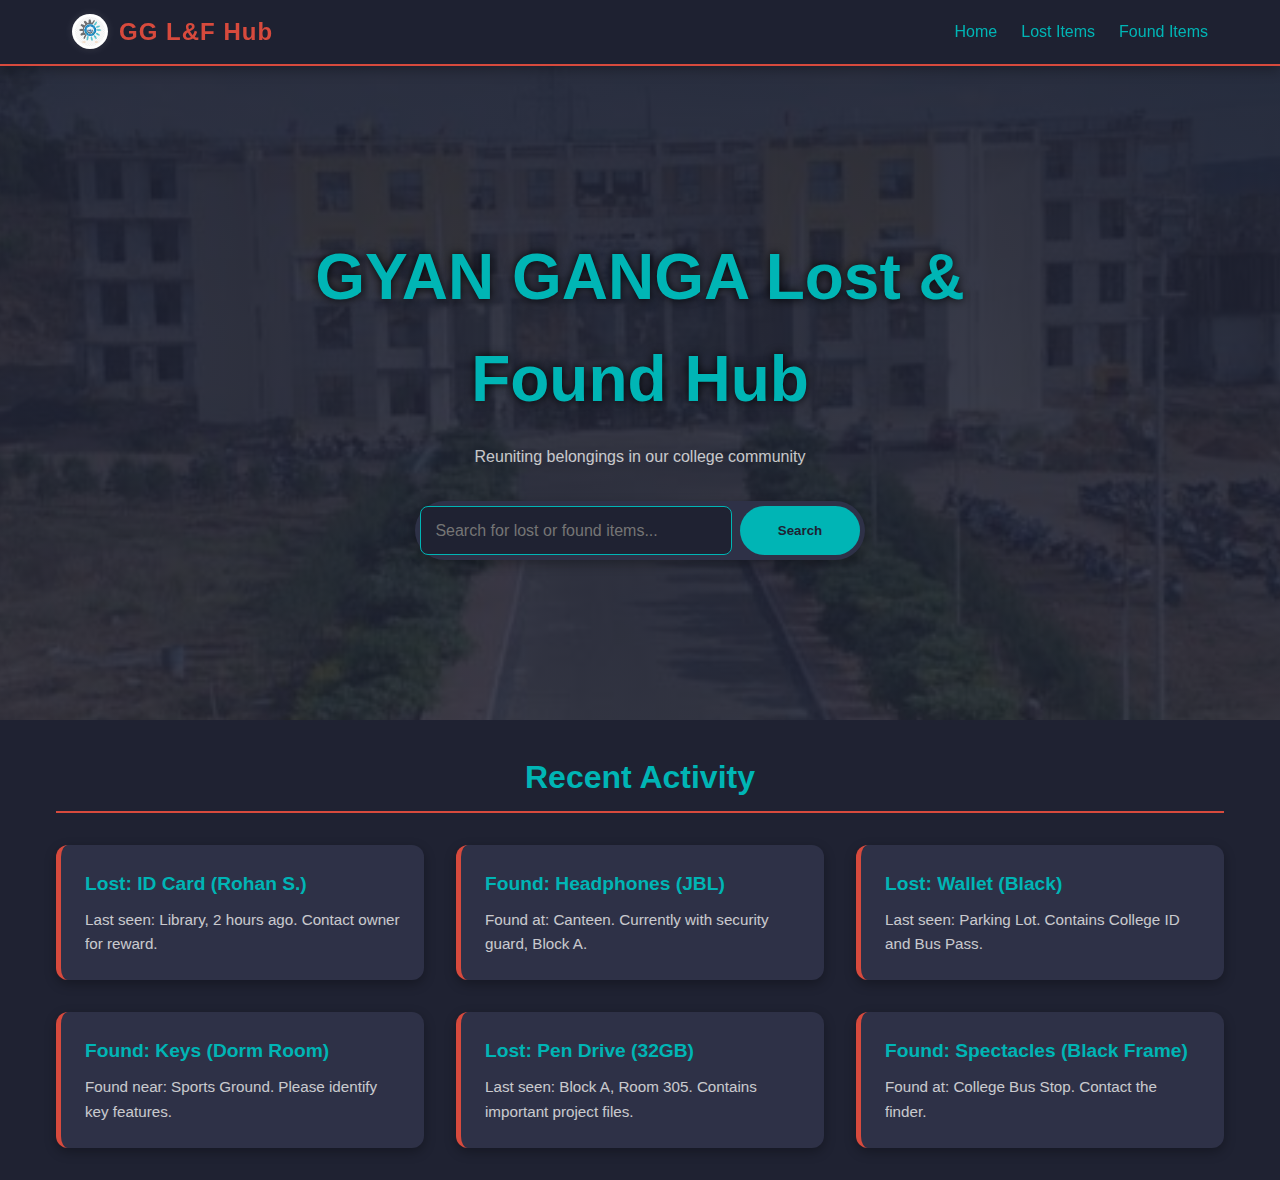
<file: index.html>
<!DOCTYPE html>
<html lang="en">
<head>
<meta charset="UTF-8">
<meta name="viewport" content="width=device-width, initial-scale=1.0">
<title>GYAN GANGA Lost & Found Hub</title>

<style>
/* ---------------------------------------------------- */
/* 1. Base Styles & Utilities (Mobile-First Approach) */
/* ---------------------------------------------------- */


* {
margin: 0;
padding: 0;
box-sizing: border-box;
}


:root {
/* Color Palette: Derived from your logo and professional aesthetic */
--clr-bg-dark: #1F2232; /* Deep Navy Blue for primary background */
--clr-accent-cyan: #00B5B5; /* Bright Cyan/Teal for highlights & primary actions */
--clr-accent-red: #D74A3D; /* Warm Red/Orange for CTA & important elements */
--clr-text-light: #F0F0F0; /* Off-white for general text */
--clr-dark-contrast: #2E3147; /* Slightly lighter dark for cards/forms, provides depth */

/* Shadows for modern UI feel */
--shadow-light: 0 4px 12px rgba(0, 0, 0, 0.3);
--shadow-accent: 0 4px 15px rgba(0, 181, 181, 0.4);

/* Transitions for smooth interactions */
--transition-fast: all 0.2s ease-in-out;
--transition-medium: all 0.3s ease-in-out;
}


body {
font-family: 'Segoe UI', Tahoma, Geneva, Verdana, sans-serif;
background-color: var(--clr-bg-dark);
color: var(--clr-text-light);
line-height: 1.6;
min-height: 100vh; /* Ensures body takes full viewport height */
overflow-x: hidden; /* Prevents horizontal scroll on small screens */
-webkit-font-smoothing: antialiased; /* Better font rendering */
-moz-osx-font-smoothing: grayscale; /* Better font rendering */
}


a {
text-decoration: none;
color: var(--clr-accent-cyan);
transition: var(--transition-medium);
}


a:hover {
color: var(--clr-text-light);
opacity: 0.9;
}


button, input[type="submit"] {
cursor: pointer;
border: none;
transition: var(--transition-medium);
}


/* Form inputs consistency */
input:not([type="checkbox"]):not([type="radio"]):not([type="file"]),
select,
textarea {
width: 100%;
padding: 0.9rem;
border: 1px solid var(--clr-accent-cyan);
background: var(--clr-bg-dark);
color: var(--clr-text-light);
border-radius: 8px;
font-size: 1rem;
transition: var(--transition-medium);
}


input:focus,
select:focus,
textarea:focus {
border-color: var(--clr-accent-red);
box-shadow: 0 0 10px rgba(0, 181, 181, 0.5);
outline: none;
}


/* Style for file input, which is harder to style directly */
input[type="file"] {
padding: 10px 0;
color: var(--clr-text-light);
background: transparent;
border: none;
border-radius: 0;
}


/* ---------------------------------------------------- */
/* 2. Header and Navigation (Responsive & Sticky) */
/* ---------------------------------------------------- */


.header {
background: rgba(31, 34, 50, 0.95); /* Semi-transparent dark blue */
backdrop-filter: blur(5px); /* Modern frosted glass effect */
border-bottom: 2px solid var(--clr-accent-red);
position: sticky;
top: 0;
z-index: 100; /* Ensures header stays on top */
box-shadow: var(--shadow-light);
}


.nav {
display: flex;
flex-direction: column; /* Mobile default: Stacked vertically */
align-items: center;
padding: 0.8rem 1rem;
gap: 0.8rem;
max-width: 1200px; /* Constrain width on larger screens */
margin: 0 auto;
}


.nav-brand {
display: flex;
align-items: center;
gap: 0.7rem;
}


.college-logo {
height: 35px; /* Fixed height for consistency */
width: auto;
background-color: #FFFFFF; /* White background for logo clarity */
padding: 3px;
border-radius: 50%; /* Circular shape */
box-shadow: 0 0 10px rgba(255, 255, 255, 0.1); /* Subtle glow */
}


.nav-brand h2 {
color: var(--clr-accent-red);
font-size: 1.5rem;
font-weight: 900;
letter-spacing: 1px;
}


.nav-links {
display: none; /* Hidden on mobile by default */
list-style: none;
gap: 1.5rem;
}


.nav-links li a {
font-weight: 500;
padding: 0.5rem 0; /* clickable area */
}

/* --- Base CTA Button Style --- */
.cta-button {
color: var(--clr-text-light);
padding: 0.6rem 1.4rem;
border-radius: 25px;
font-weight: bold;
font-size: 0.9rem;
text-transform: uppercase;
transition: var(--transition-medium);
flex-grow: 1; /* Both buttons grow equally on mobile */
text-align: center;
}

/* --- NEW CTA GROUP STYLES (for Mobile) --- */
.cta-group {
display: flex; /* Show both buttons on mobile */
gap: 10px;
width: 100%; /* Take full width on mobile */
max-width: 400px;
justify-content: center;
margin-top: 10px;
}

/* Lost button color scheme */
.lost-btn {
background-color: var(--clr-accent-red);
box-shadow: 0 0 10px rgba(215, 74, 61, 0.6);
}

.lost-btn:hover {
background-color: #A33A30;
transform: translateY(-2px); /* Slight lift effect */
box-shadow: 0 5px 15px rgba(215, 74, 61, 0.8);
}

/* Found button color scheme (New) */
.found-btn {
background-color: var(--clr-accent-cyan); /* Cyan for Found to distinguish */
color: var(--clr-bg-dark); /* Dark text on bright button */
box-shadow: 0 0 10px rgba(0, 181, 181, 0.6);
}
.found-btn:hover {
background-color: #008888;
transform: translateY(-2px);
box-shadow: 0 5px 15px rgba(0, 181, 181, 0.8);
}


/* ---------------------------------------------------- */
/* 3. Hero Section (Dynamic Background & Search) */
/* ---------------------------------------------------- */


.hero {
/* Campus image: 1000265677.jpg */
background:
linear-gradient(rgba(31, 34, 50, 0.92), rgba(31, 34, 50, 0.85)), /* Strong dark overlay */
url('1000265677.jpg') center center / cover no-repeat fixed; /* Parallax effect */

text-align: center;
padding: 6rem 1rem;
min-height: 400px;
display: flex;
align-items: center;
justify-content: center;
position: relative; /* For z-index stacking if needed */
}


.hero-content {
max-width: 800px;
width: 100%;
position: relative;
z-index: 2; /* Ensures content is above background overlay */
}


.hero-content h1 {
font-size: 2.2rem;
margin-bottom: 0.8rem;
color: var(--clr-accent-cyan);
text-shadow: 0 0 10px rgba(0, 0, 0, 0.9); /* Strong text shadow for legibility */
font-weight: 700;
}


.hero-content p {
font-size: 1rem;
margin-bottom: 2rem;
opacity: 0.8;
color: var(--clr-text-light);
}


.search-bar {
display: flex;
flex-direction: column; /* Stacked on mobile */
max-width: 450px;
margin: 0 auto;
gap: 0.5rem;
background: var(--clr-dark-contrast); /* Slightly lighter background for search bar */
padding: 10px;
border-radius: 30px;
box-shadow: var(--shadow-light);
}


.search-input {
padding: 0.8rem 1.2rem;
border: 1px solid var(--clr-accent-cyan);
background: var(--clr-bg-dark);
color: var(--clr-text-light);
border-radius: 25px;
font-size: 1rem;
}


.search-button {
padding: 0.8rem 1.5rem;
background-color: var(--clr-accent-cyan);
color: var(--clr-bg-dark); /* Dark text on cyan button */
font-weight: 700;
border-radius: 25px;
}


.search-button:hover {
background-color: #008888;
}


/* ---------------------------------------------------- */
/* 4. Activity Cards & Forms (Structured Layout) */
/* ---------------------------------------------------- */


.activity-section {
max-width: 1200px;
margin: 2rem auto;
padding: 0 1rem;
}


.activity-section h2 {
text-align: center;
margin-bottom: 2rem;
font-size: 2rem;
color: var(--clr-accent-cyan);
border-bottom: 2px solid var(--clr-accent-red);
display: inline-block; /* For the border to wrap content */
padding-bottom: 0.5rem;
width: auto;
margin: 0 auto 2rem;
display: block;
}


.cards-grid {
display: grid;
grid-template-columns: 1fr; /* Single column on mobile */
gap: 1.5rem;
}


.card {
background: var(--clr-dark-contrast);
padding: 1.5rem;
border-radius: 12px;
border-left: 5px solid var(--clr-accent-red); /* Accent border for visual interest */
box-shadow: var(--shadow-light);
transition: var(--transition-medium);
}


.card:hover {
transform: translateY(-5px); /* Lift effect on hover */
box-shadow: var(--shadow-accent);
}


.card h3 {
color: var(--clr-accent-cyan);
margin-bottom: 0.5rem;
font-size: 1.2rem;
}


.card p {
font-size: 0.95rem;
opacity: 0.8;
}


/* Form Specific Styles */
.form-page {
padding: 2rem 1rem;
display: flex;
justify-content: center;
min-height: 80vh; /* Ensures form content is well spaced */
}


.form-section {
max-width: 550px;
width: 100%;
padding: 2rem;
background: var(--clr-dark-contrast);
border-radius: 15px;
border: 1px solid var(--clr-accent-red);
box-shadow: var(--shadow-light);
}


.form-section h1 {
text-align: center;
font-size: 2.2rem;
margin-bottom: 1.5rem;
color: var(--clr-accent-red);
}


.report-form {
display: flex;
flex-direction: column;
gap: 1.2rem;
}


.form-group label {
display: block;
margin-bottom: 0.4rem;
font-weight: bold;
color: var(--clr-accent-cyan);
}


.submit-button {
padding: 1rem;
background-color: var(--clr-accent-red);
color: var(--clr-text-light);
font-size: 1.1rem;
font-weight: bold;
border-radius: 8px;
margin-top: 1rem;
}


.submit-button:hover {
background-color: #A33A30;
transform: translateY(-1px);
}


/* ---------------------------------------------------- */
/* 5. Media Queries (Fully Responsive Layout) */
/* ---------------------------------------------------- */


/* Tablet and larger phones (600px and up) */
@media (min-width: 600px) {
.nav {
flex-direction: row;
justify-content: space-between;
padding: 0.8rem 2rem;
}
.nav-links {
display: flex; /* Show links on tablet/desktop */
}
.hero {
padding: 8rem 2rem;
min-height: 500px;
}
.hero-content h1 {
font-size: 3rem;
}
.search-bar {
flex-direction: row; /* Search bar horizontal */
padding: 5px;
}
.search-input {
flex-grow: 1; /* Input takes available space */
}
.search-button {
width: 120px; /* Fixed width for button */
flex-shrink: 0; /* Prevents button from shrinking */
}
.cards-grid {
grid-template-columns: repeat(2, 1fr); /* Two columns on tablet */
}

/* Hide the button group on larger screens, as navigation links already cover it */
.cta-group {
display: none;
}
}


/* PC/Desktop (1024px and up) */
@media (min-width: 1024px) {
.hero {
padding: 10rem 2rem;
min-height: 600px;
}
.hero-content h1 {
font-size: 4rem;
}
.cards-grid {
grid-template-columns: repeat(3, 1fr); /* Three columns on desktop */
gap: 2rem;
}
}
</style>
</head>
<body>
<header class="header">
<nav class="nav">
<div class="nav-brand">
<img src="1000265679.jpg" alt="Gyan Ganga Logo" class="college-logo">
<h2>GG L&F Hub</h2>
</div>
<ul class="nav-links">
<li><a href="index.html">Home</a></li>
<li><a href="lost.html">Lost Items</a></li>
<li><a href="found.html">Found Items</a></li>
</ul>
<div class="cta-group">
<a href="lost.html" class="cta-button lost-btn">Report Lost</a>
<a href="found.html" class="cta-button found-btn">Report Found</a>
</div>
</nav>
</header>


<main>
<section class="hero">
<div class="hero-content">
<h1>GYAN GANGA Lost & Found Hub</h1>
<p>Reuniting belongings in our college community</p>
<div class="search-bar">
<input type="text" class="search-input" placeholder="Search for lost or found items...">
<button type="button" class="search-button">Search</button>
</div>
</div>
</section>


<section class="activity-section">
<h2>Recent Activity</h2>
<div class="cards-grid">
<div class="card">
<h3>Lost: ID Card (Rohan S.)</h3>
<p>Last seen: Library, 2 hours ago. Contact owner for reward.</p>
</div>
<div class="card">
<h3>Found: Headphones (JBL)</h3>
<p>Found at: Canteen. Currently with security guard, Block A.</p>
</div>
<div class="card">
<h3>Lost: Wallet (Black)</h3>
<p>Last seen: Parking Lot. Contains College ID and Bus Pass.</p>
</div>
<div class="card">
<h3>Found: Keys (Dorm Room)</h3>
<p>Found near: Sports Ground. Please identify key features.</p>
</div>
<div class="card">
<h3>Lost: Pen Drive (32GB)</h3>
<p>Last seen: Block A, Room 305. Contains important project files.</p>
</div>
<div class="card">
<h3>Found: Spectacles (Black Frame)</h3>
<p>Found at: College Bus Stop. Contact the finder.</p>
</div>
</div>
</section>
</main>


<script src="script.js?v=1.0.1"></script>
</body>
</html>
</file>
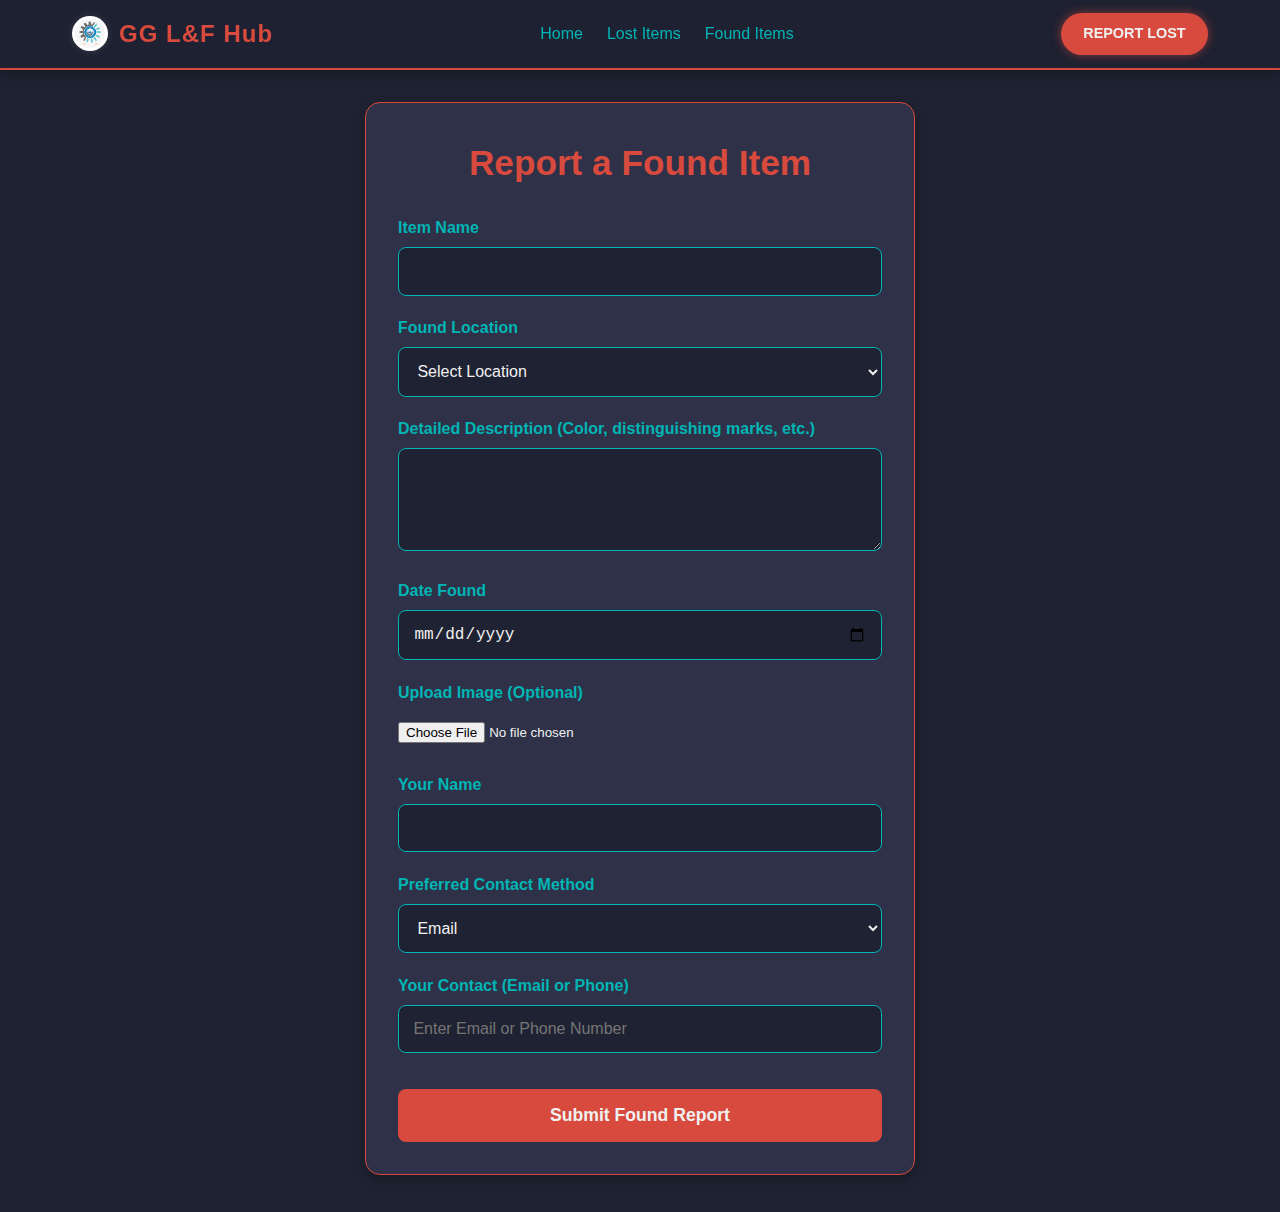
<file: found.html>
<!DOCTYPE html>
<html lang="en">
<head>
<meta charset="UTF-8">
<meta name="viewport" content="width=device-width, initial-scale=1.0">
<title>Report Found Item - GYAN GANGA Lost & Found Hub</title>

<style>
/* ---------------------------------------------------- */
/* 1. Base Styles & Utilities (Mobile-First Approach) */
/* ---------------------------------------------------- */


* {
margin: 0;
padding: 0;
box-sizing: border-box;
}


:root {
/* Color Palette: Derived from your logo and professional aesthetic */
--clr-bg-dark: #1F2232; /* Deep Navy Blue for primary background */
--clr-accent-cyan: #00B5B5; /* Bright Cyan/Teal for highlights & primary actions */
--clr-accent-red: #D74A3D; /* Warm Red/Orange for CTA & important elements */
--clr-text-light: #F0F0F0; /* Off-white for general text */
--clr-dark-contrast: #2E3147; /* Slightly lighter dark for cards/forms, provides depth */

/* Shadows for modern UI feel */
--shadow-light: 0 4px 12px rgba(0, 0, 0, 0.3);
--shadow-accent: 0 4px 15px rgba(0, 181, 181, 0.4);

/* Transitions for smooth interactions */
--transition-fast: all 0.2s ease-in-out;
--transition-medium: all 0.3s ease-in-out;
}


body {
font-family: 'Segoe UI', Tahoma, Geneva, Verdana, sans-serif;
background-color: var(--clr-bg-dark);
color: var(--clr-text-light);
line-height: 1.6;
min-height: 100vh; /* Ensures body takes full viewport height */
overflow-x: hidden; /* Prevents horizontal scroll on small screens */
-webkit-font-smoothing: antialiased; /* Better font rendering */
-moz-osx-font-smoothing: grayscale; /* Better font rendering */
}


a {
text-decoration: none;
color: var(--clr-accent-cyan);
transition: var(--transition-medium);
}


a:hover {
color: var(--clr-text-light);
opacity: 0.9;
}


button, input[type="submit"] {
cursor: pointer;
border: none;
transition: var(--transition-medium);
}


/* Form inputs consistency */
input:not([type="checkbox"]):not([type="radio"]):not([type="file"]),
select,
textarea {
width: 100%;
padding: 0.9rem;
border: 1px solid var(--clr-accent-cyan);
background: var(--clr-bg-dark);
color: var(--clr-text-light);
border-radius: 8px;
font-size: 1rem;
transition: var(--transition-medium);
}


input:focus,
select:focus,
textarea:focus {
border-color: var(--clr-accent-red);
box-shadow: 0 0 10px rgba(0, 181, 181, 0.5);
outline: none;
}


/* Style for file input, which is harder to style directly */
input[type="file"] {
padding: 10px 0;
color: var(--clr-text-light);
background: transparent;
border: none;
border-radius: 0;
}


/* ---------------------------------------------------- */
/* 2. Header and Navigation (Responsive & Sticky) */
/* ---------------------------------------------------- */


.header {
background: rgba(31, 34, 50, 0.95); /* Semi-transparent dark blue */
backdrop-filter: blur(5px); /* Modern frosted glass effect */
border-bottom: 2px solid var(--clr-accent-red);
position: sticky;
top: 0;
z-index: 100; /* Ensures header stays on top */
box-shadow: var(--shadow-light);
}


.nav {
display: flex;
flex-direction: column; /* Mobile default: Stacked vertically */
align-items: center;
padding: 0.8rem 1rem;
gap: 0.8rem;
max-width: 1200px; /* Constrain width on larger screens */
margin: 0 auto;
}


.nav-brand {
display: flex;
align-items: center;
gap: 0.7rem;
}


.college-logo {
height: 35px; /* Fixed height for consistency */
width: auto;
background-color: #FFFFFF; /* White background for logo clarity */
padding: 3px;
border-radius: 50%; /* Circular shape */
box-shadow: 0 0 10px rgba(255, 255, 255, 0.1); /* Subtle glow */
}


.nav-brand h2 {
color: var(--clr-accent-red);
font-size: 1.5rem;
font-weight: 900;
letter-spacing: 1px;
}


.nav-links {
display: none; /* Hidden on mobile by default */
list-style: none;
gap: 1.5rem;
}


.nav-links li a {
font-weight: 500;
padding: 0.5rem 0; /* clickable area */
}


.cta-button {
background-color: var(--clr-accent-red);
color: var(--clr-text-light);
padding: 0.6rem 1.4rem;
border-radius: 25px;
font-weight: bold;
font-size: 0.9rem;
box-shadow: 0 0 10px rgba(215, 74, 61, 0.6);
text-transform: uppercase;
}


.cta-button:hover {
background-color: #A33A30;
transform: translateY(-2px); /* Slight lift effect */
box-shadow: 0 5px 15px rgba(215, 74, 61, 0.8);
}


/* ---------------------------------------------------- */
/* 3. Hero Section (Dynamic Background & Search) */
/* ---------------------------------------------------- */


.hero {
/* Campus image: 1000265677.jpg */
background:
linear-gradient(rgba(31, 34, 50, 0.92), rgba(31, 34, 50, 0.85)), /* Strong dark overlay */
url('1000265677.jpg') center center / cover no-repeat fixed; /* Parallax effect */

text-align: center;
padding: 6rem 1rem;
min-height: 400px;
display: flex;
align-items: center;
justify-content: center;
position: relative; /* For z-index stacking if needed */
}


.hero-content {
max-width: 800px;
width: 100%;
position: relative;
z-index: 2; /* Ensures content is above background overlay */
}


.hero-content h1 {
font-size: 2.2rem;
margin-bottom: 0.8rem;
color: var(--clr-accent-cyan);
text-shadow: 0 0 10px rgba(0, 0, 0, 0.9); /* Strong text shadow for legibility */
font-weight: 700;
}


.hero-content p {
font-size: 1rem;
margin-bottom: 2rem;
opacity: 0.8;
color: var(--clr-text-light);
}


.search-bar {
display: flex;
flex-direction: column; /* Stacked on mobile */
max-width: 450px;
margin: 0 auto;
gap: 0.5rem;
background: var(--clr-dark-contrast); /* Slightly lighter background for search bar */
padding: 10px;
border-radius: 30px;
box-shadow: var(--shadow-light);
}


.search-input {
padding: 0.8rem 1.2rem;
border: 1px solid var(--clr-accent-cyan);
background: var(--clr-bg-dark);
color: var(--clr-text-light);
border-radius: 25px;
font-size: 1rem;
}


.search-button {
padding: 0.8rem 1.5rem;
background-color: var(--clr-accent-cyan);
color: var(--clr-bg-dark); /* Dark text on cyan button */
font-weight: 700;
border-radius: 25px;
}


.search-button:hover {
background-color: #008888;
}


/* ---------------------------------------------------- */
/* 4. Activity Cards & Forms (Structured Layout) */
/* ---------------------------------------------------- */


.activity-section {
max-width: 1200px;
margin: 2rem auto;
padding: 0 1rem;
}


.activity-section h2 {
text-align: center;
margin-bottom: 2rem;
font-size: 2rem;
color: var(--clr-accent-cyan);
border-bottom: 2px solid var(--clr-accent-red);
display: inline-block; /* For the border to wrap content */
padding-bottom: 0.5rem;
width: auto;
margin: 0 auto 2rem;
display: block;
}


.cards-grid {
display: grid;
grid-template-columns: 1fr; /* Single column on mobile */
gap: 1.5rem;
}


.card {
background: var(--clr-dark-contrast);
padding: 1.5rem;
border-radius: 12px;
border-left: 5px solid var(--clr-accent-red); /* Accent border for visual interest */
box-shadow: var(--shadow-light);
transition: var(--transition-medium);
}


.card:hover {
transform: translateY(-5px); /* Lift effect on hover */
box-shadow: var(--shadow-accent);
}


.card h3 {
color: var(--clr-accent-cyan);
margin-bottom: 0.5rem;
font-size: 1.2rem;
}


.card p {
font-size: 0.95rem;
opacity: 0.8;
}


/* Form Specific Styles */
.form-page {
padding: 2rem 1rem;
display: flex;
justify-content: center;
min-height: 80vh; /* Ensures form content is well spaced */
}


.form-section {
max-width: 550px;
width: 100%;
padding: 2rem;
background: var(--clr-dark-contrast);
border-radius: 15px;
border: 1px solid var(--clr-accent-red);
box-shadow: var(--shadow-light);
}


.form-section h1 {
text-align: center;
font-size: 2.2rem;
margin-bottom: 1.5rem;
color: var(--clr-accent-red);
}


.report-form {
display: flex;
flex-direction: column;
gap: 1.2rem;
}


.form-group label {
display: block;
margin-bottom: 0.4rem;
font-weight: bold;
color: var(--clr-accent-cyan);
}


.submit-button {
padding: 1rem;
background-color: var(--clr-accent-red);
color: var(--clr-text-light);
font-size: 1.1rem;
font-weight: bold;
border-radius: 8px;
margin-top: 1rem;
}


.submit-button:hover {
background-color: #A33A30;
transform: translateY(-1px);
}


/* ---------------------------------------------------- */
/* 5. Media Queries (Fully Responsive Layout) */
/* ---------------------------------------------------- */


/* Tablet and larger phones (600px and up) */
@media (min-width: 600px) {
.nav {
flex-direction: row;
justify-content: space-between;
padding: 0.8rem 2rem;
}
.nav-links {
display: flex; /* Show links on tablet/desktop */
}
.hero {
padding: 8rem 2rem;
min-height: 500px;
}
.hero-content h1 {
font-size: 3rem;
}
.search-bar {
flex-direction: row; /* Search bar horizontal */
padding: 5px;
}
.search-input {
flex-grow: 1; /* Input takes available space */
}
.search-button {
width: 120px; /* Fixed width for button */
flex-shrink: 0; /* Prevents button from shrinking */
}
.cards-grid {
grid-template-columns: repeat(2, 1fr); /* Two columns on tablet */
}
}


/* PC/Desktop (1024px and up) */
@media (min-width: 1024px) {
.hero {
padding: 10rem 2rem;
min-height: 600px;
}
.hero-content h1 {
font-size: 4rem;
}
.cards-grid {
grid-template-columns: repeat(3, 1fr); /* Three columns on desktop */
gap: 2rem;
}
}
</style>
</head>
<body>
<header class="header">
<nav class="nav">
<div class="nav-brand">
<img src="1000265679.jpg" alt="Gyan Ganga Logo" class="college-logo">
<h2>GG L&F Hub</h2>
</div>
<ul class="nav-links">
<li><a href="index.html">Home</a></li>
<li><a href="lost.html">Lost Items</a></li>
<li><a href="found.html">Found Items</a></li>
</ul>
<a href="lost.html" class="cta-button">Report Lost</a>
</nav>
</header>


<main class="form-page">
<section class="form-section">
<h1>Report a Found Item</h1>
<form action="https://formsubmit.co/kaleemarif7610@gmail.com" method="POST" class="report-form" enctype="multipart/form-data">

<div class="form-group">
<label for="item-name-found">Item Name</label>
<input type="text" id="item-name-found" name="Found Item Name" required>
</div>
<div class="form-group">
<label for="found-location">Found Location</label>
<select id="found-location" name="Found Location" required>
<option value="">Select Location</option>
<option value="Library">Library</option>
<option value="Canteen">Canteen</option>
<option value="Block A">Block A (Academic)</option>
<option value="Sports Ground">Sports Ground</option>
<option value="Parking">Parking Lot</option>
<option value="Other">Other</option>
</select>
</div>
<div class="form-group">
<label for="description-found">Detailed Description (Color, distinguishing marks, etc.)</label>
<textarea id="description-found" name="Description" rows="4" required></textarea>
</div>
<div class="form-group">
<label for="date-found">Date Found</label>
<input type="date" id="date-found" name="Date Found" required>
</div>


<div class="form-group">
<label for="item-photo-found">Upload Image (Optional)</label>
<input type="file" id="item-photo-found" name="Found Item Photo" accept="image/*">
</div>


<div class="form-group">
<label for="finder-name">Your Name</label>
<input type="text" id="finder-name" name="Finder's Name" required>
</div>


<div class="form-group contact-method">
<label for="contact-type-found">Preferred Contact Method</label>
<select id="contact-type-found" name="Contact Type" required>
<option value="Email">Email</option>
<option value="Phone">Phone Number</option>
</select>
</div>

<div class="form-group contact-field">
<label for="finder-contact">Your Contact (Email or Phone)</label>
<input type="text" id="finder-contact" name="Finder Contact Detail" required placeholder="Enter Email or Phone Number">
</div>

<button type="submit" class="submit-button">Submit Found Report</button>

</form>
</section>
</main>


<script src="script.js?v=1.0.1"></script>
</body>
</html>
</file>
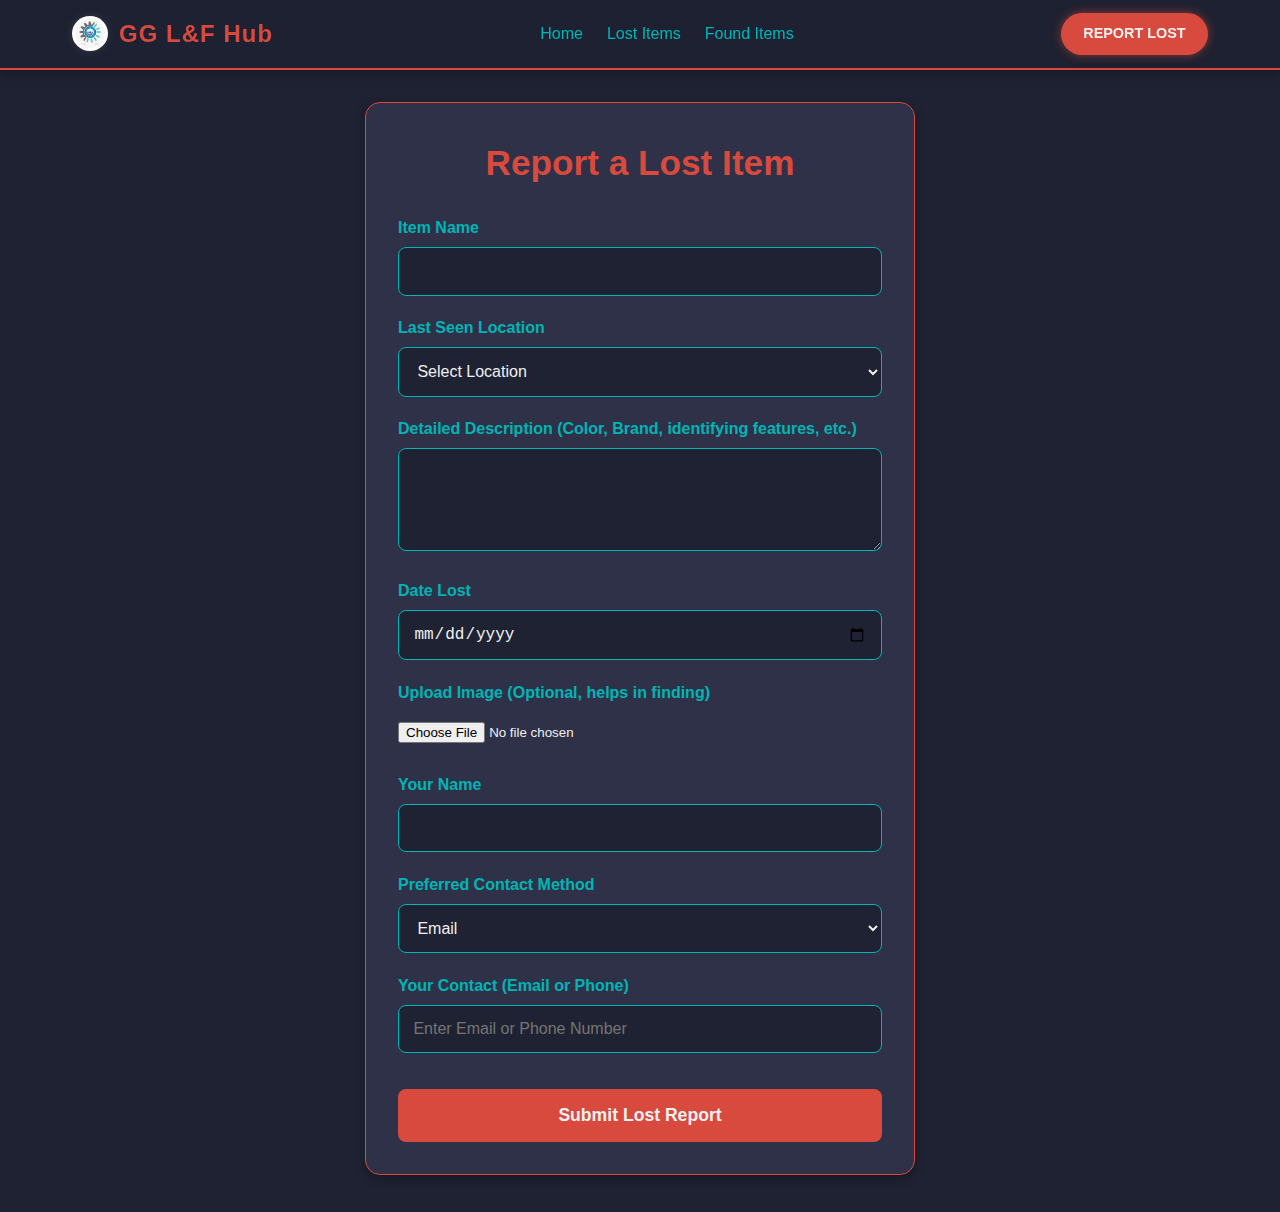
<file: lost.html>
<!DOCTYPE html>
<html lang="en">
<head>
<meta charset="UTF-8">
<meta name="viewport" content="width=device-width, initial-scale=1.0">
<title>Report Lost Item - GYAN GANGA Lost & Found Hub</title>

<style>
/* ---------------------------------------------------- */
/* 1. Base Styles & Utilities (Mobile-First Approach) */
/* ---------------------------------------------------- */


* {
margin: 0;
padding: 0;
box-sizing: border-box;
}


:root {
/* Color Palette: Derived from your logo and professional aesthetic */
--clr-bg-dark: #1F2232; /* Deep Navy Blue for primary background */
--clr-accent-cyan: #00B5B5; /* Bright Cyan/Teal for highlights & primary actions */
--clr-accent-red: #D74A3D; /* Warm Red/Orange for CTA & important elements */
--clr-text-light: #F0F0F0; /* Off-white for general text */
--clr-dark-contrast: #2E3147; /* Slightly lighter dark for cards/forms, provides depth */

/* Shadows for modern UI feel */
--shadow-light: 0 4px 12px rgba(0, 0, 0, 0.3);
--shadow-accent: 0 4px 15px rgba(0, 181, 181, 0.4);

/* Transitions for smooth interactions */
--transition-fast: all 0.2s ease-in-out;
--transition-medium: all 0.3s ease-in-out;
}


body {
font-family: 'Segoe UI', Tahoma, Geneva, Verdana, sans-serif;
background-color: var(--clr-bg-dark);
color: var(--clr-text-light);
line-height: 1.6;
min-height: 100vh; /* Ensures body takes full viewport height */
overflow-x: hidden; /* Prevents horizontal scroll on small screens */
-webkit-font-smoothing: antialiased; /* Better font rendering */
-moz-osx-font-smoothing: grayscale; /* Better font rendering */
}


a {
text-decoration: none;
color: var(--clr-accent-cyan);
transition: var(--transition-medium);
}


a:hover {
color: var(--clr-text-light);
opacity: 0.9;
}


button, input[type="submit"] {
cursor: pointer;
border: none;
transition: var(--transition-medium);
}


/* Form inputs consistency */
input:not([type="checkbox"]):not([type="radio"]):not([type="file"]),
select,
textarea {
width: 100%;
padding: 0.9rem;
border: 1px solid var(--clr-accent-cyan);
background: var(--clr-bg-dark);
color: var(--clr-text-light);
border-radius: 8px;
font-size: 1rem;
transition: var(--transition-medium);
}


input:focus,
select:focus,
textarea:focus {
border-color: var(--clr-accent-red);
box-shadow: 0 0 10px rgba(0, 181, 181, 0.5);
outline: none;
}


/* Style for file input, which is harder to style directly */
input[type="file"] {
padding: 10px 0;
color: var(--clr-text-light);
background: transparent;
border: none;
border-radius: 0;
}


/* ---------------------------------------------------- */
/* 2. Header and Navigation (Responsive & Sticky) */
/* ---------------------------------------------------- */


.header {
background: rgba(31, 34, 50, 0.95); /* Semi-transparent dark blue */
backdrop-filter: blur(5px); /* Modern frosted glass effect */
border-bottom: 2px solid var(--clr-accent-red);
position: sticky;
top: 0;
z-index: 100; /* Ensures header stays on top */
box-shadow: var(--shadow-light);
}


.nav {
display: flex;
flex-direction: column; /* Mobile default: Stacked vertically */
align-items: center;
padding: 0.8rem 1rem;
gap: 0.8rem;
max-width: 1200px; /* Constrain width on larger screens */
margin: 0 auto;
}


.nav-brand {
display: flex;
align-items: center;
gap: 0.7rem;
}


.college-logo {
height: 35px; /* Fixed height for consistency */
width: auto;
background-color: #FFFFFF; /* White background for logo clarity */
padding: 3px;
border-radius: 50%; /* Circular shape */
box-shadow: 0 0 10px rgba(255, 255, 255, 0.1); /* Subtle glow */
}


.nav-brand h2 {
color: var(--clr-accent-red);
font-size: 1.5rem;
font-weight: 900;
letter-spacing: 1px;
}


.nav-links {
display: none; /* Hidden on mobile by default */
list-style: none;
gap: 1.5rem;
}


.nav-links li a {
font-weight: 500;
padding: 0.5rem 0; /* clickable area */
}


.cta-button {
background-color: var(--clr-accent-red);
color: var(--clr-text-light);
padding: 0.6rem 1.4rem;
border-radius: 25px;
font-weight: bold;
font-size: 0.9rem;
box-shadow: 0 0 10px rgba(215, 74, 61, 0.6);
text-transform: uppercase;
}


.cta-button:hover {
background-color: #A33A30;
transform: translateY(-2px); /* Slight lift effect */
box-shadow: 0 5px 15px rgba(215, 74, 61, 0.8);
}


/* ---------------------------------------------------- */
/* 3. Hero Section (Dynamic Background & Search) */
/* ---------------------------------------------------- */


.hero {
/* Campus image: 1000265677.jpg */
background:
linear-gradient(rgba(31, 34, 50, 0.92), rgba(31, 34, 50, 0.85)), /* Strong dark overlay */
url('1000265677.jpg') center center / cover no-repeat fixed; /* Parallax effect */

text-align: center;
padding: 6rem 1rem;
min-height: 400px;
display: flex;
align-items: center;
justify-content: center;
position: relative; /* For z-index stacking if needed */
}


.hero-content {
max-width: 800px;
width: 100%;
position: relative;
z-index: 2; /* Ensures content is above background overlay */
}


.hero-content h1 {
font-size: 2.2rem;
margin-bottom: 0.8rem;
color: var(--clr-accent-cyan);
text-shadow: 0 0 10px rgba(0, 0, 0, 0.9); /* Strong text shadow for legibility */
font-weight: 700;
}


.hero-content p {
font-size: 1rem;
margin-bottom: 2rem;
opacity: 0.8;
color: var(--clr-text-light);
}


.search-bar {
display: flex;
flex-direction: column; /* Stacked on mobile */
max-width: 450px;
margin: 0 auto;
gap: 0.5rem;
background: var(--clr-dark-contrast); /* Slightly lighter background for search bar */
padding: 10px;
border-radius: 30px;
box-shadow: var(--shadow-light);
}


.search-input {
padding: 0.8rem 1.2rem;
border: 1px solid var(--clr-accent-cyan);
background: var(--clr-bg-dark);
color: var(--clr-text-light);
border-radius: 25px;
font-size: 1rem;
}


.search-button {
padding: 0.8rem 1.5rem;
background-color: var(--clr-accent-cyan);
color: var(--clr-bg-dark); /* Dark text on cyan button */
font-weight: 700;
border-radius: 25px;
}


.search-button:hover {
background-color: #008888;
}


/* ---------------------------------------------------- */
/* 4. Activity Cards & Forms (Structured Layout) */
/* ---------------------------------------------------- */


.activity-section {
max-width: 1200px;
margin: 2rem auto;
padding: 0 1rem;
}


.activity-section h2 {
text-align: center;
margin-bottom: 2rem;
font-size: 2rem;
color: var(--clr-accent-cyan);
border-bottom: 2px solid var(--clr-accent-red);
display: inline-block; /* For the border to wrap content */
padding-bottom: 0.5rem;
width: auto;
margin: 0 auto 2rem;
display: block;
}


.cards-grid {
display: grid;
grid-template-columns: 1fr; /* Single column on mobile */
gap: 1.5rem;
}


.card {
background: var(--clr-dark-contrast);
padding: 1.5rem;
border-radius: 12px;
border-left: 5px solid var(--clr-accent-red); /* Accent border for visual interest */
box-shadow: var(--shadow-light);
transition: var(--transition-medium);
}


.card:hover {
transform: translateY(-5px); /* Lift effect on hover */
box-shadow: var(--shadow-accent);
}


.card h3 {
color: var(--clr-accent-cyan);
margin-bottom: 0.5rem;
font-size: 1.2rem;
}


.card p {
font-size: 0.95rem;
opacity: 0.8;
}


/* Form Specific Styles */
.form-page {
padding: 2rem 1rem;
display: flex;
justify-content: center;
min-height: 80vh; /* Ensures form content is well spaced */
}


.form-section {
max-width: 550px;
width: 100%;
padding: 2rem;
background: var(--clr-dark-contrast);
border-radius: 15px;
border: 1px solid var(--clr-accent-red);
box-shadow: var(--shadow-light);
}


.form-section h1 {
text-align: center;
font-size: 2.2rem;
margin-bottom: 1.5rem;
color: var(--clr-accent-red);
}


.report-form {
display: flex;
flex-direction: column;
gap: 1.2rem;
}


.form-group label {
display: block;
margin-bottom: 0.4rem;
font-weight: bold;
color: var(--clr-accent-cyan);
}


.submit-button {
padding: 1rem;
background-color: var(--clr-accent-red);
color: var(--clr-text-light);
font-size: 1.1rem;
font-weight: bold;
border-radius: 8px;
margin-top: 1rem;
}


.submit-button:hover {
background-color: #A33A30;
transform: translateY(-1px);
}


/* ---------------------------------------------------- */
/* 5. Media Queries (Fully Responsive Layout) */
/* ---------------------------------------------------- */


/* Tablet and larger phones (600px and up) */
@media (min-width: 600px) {
.nav {
flex-direction: row;
justify-content: space-between;
padding: 0.8rem 2rem;
}
.nav-links {
display: flex; /* Show links on tablet/desktop */
}
.hero {
padding: 8rem 2rem;
min-height: 500px;
}
.hero-content h1 {
font-size: 3rem;
}
.search-bar {
flex-direction: row; /* Search bar horizontal */
padding: 5px;
}
.search-input {
flex-grow: 1; /* Input takes available space */
}
.search-button {
width: 120px; /* Fixed width for button */
flex-shrink: 0; /* Prevents button from shrinking */
}
.cards-grid {
grid-template-columns: repeat(2, 1fr); /* Two columns on tablet */
}
}


/* PC/Desktop (1024px and up) */
@media (min-width: 1024px) {
.hero {
padding: 10rem 2rem;
min-height: 600px;
}
.hero-content h1 {
font-size: 4rem;
}
.cards-grid {
grid-template-columns: repeat(3, 1fr); /* Three columns on desktop */
gap: 2rem;
}
}
</style>
</head>
<body>
<header class="header">
<nav class="nav">
<div class="nav-brand">
<img src="1000265679.jpg" alt="Gyan Ganga Logo" class="college-logo">
<h2>GG L&F Hub</h2>
</div>
<ul class="nav-links">
<li><a href="index.html">Home</a></li>
<li><a href="lost.html">Lost Items</a></li>
<li><a href="found.html">Found Items</a></li>
</ul>
<a href="lost.html" class="cta-button">Report Lost</a>
</nav>
</header>


<main class="form-page">
<section class="form-section">
<h1>Report a Lost Item</h1>
<form action="https://formsubmit.co/kaleemarif7610@gmail.com" method="POST" class="report-form" enctype="multipart/form-data">

<div class="form-group">
<label for="item-name">Item Name</label>
<input type="text" id="item-name" name="Lost Item Name" required>
</div>
<div class="form-group">
<label for="last-seen">Last Seen Location</label>
<select id="last-seen" name="Last Seen Location" required>
<option value="">Select Location</option>
<option value="Library">Library</option>
<option value="Canteen">Canteen</option>
<option value="Block A">Block A (Academic)</option>
<option value="Sports Ground">Sports Ground</option>
<option value="Parking">Parking Lot</option>
<option value="Other">Other</option>
</select>
</div>
<div class="form-group">
<label for="description">Detailed Description (Color, Brand, identifying features, etc.)</label>
<textarea id="description" name="Description" rows="4" required></textarea>
</div>
<div class="form-group">
<label for="date-lost">Date Lost</label>
<input type="date" id="date-lost" name="Date Lost" required>
</div>


<div class="form-group">
<label for="item-photo">Upload Image (Optional, helps in finding)</label>
<input type="file" id="item-photo" name="Lost Item Photo" accept="image/*">
</div>

<div class="form-group">
<label for="owner-name">Your Name</label>
<input type="text" id="owner-name" name="Owner's Name" required>
</div>

<div class="form-group contact-method">
<label for="contact-type">Preferred Contact Method</label>
<select id="contact-type" name="Contact Type" required>
<option value="Email">Email</option>
<option value="Phone">Phone Number</option>
</select>
</div>

<div class="form-group contact-field">
<label for="owner-contact">Your Contact (Email or Phone)</label>
<input type="text" id="owner-contact" name="Owner Contact Detail" required placeholder="Enter Email or Phone Number">
</div>

<button type="submit" class="submit-button">Submit Lost Report</button>

</form>
</section>
</main>


<script src="script.js?v=1.0.1"></script>
</body>
</html>
</file>
